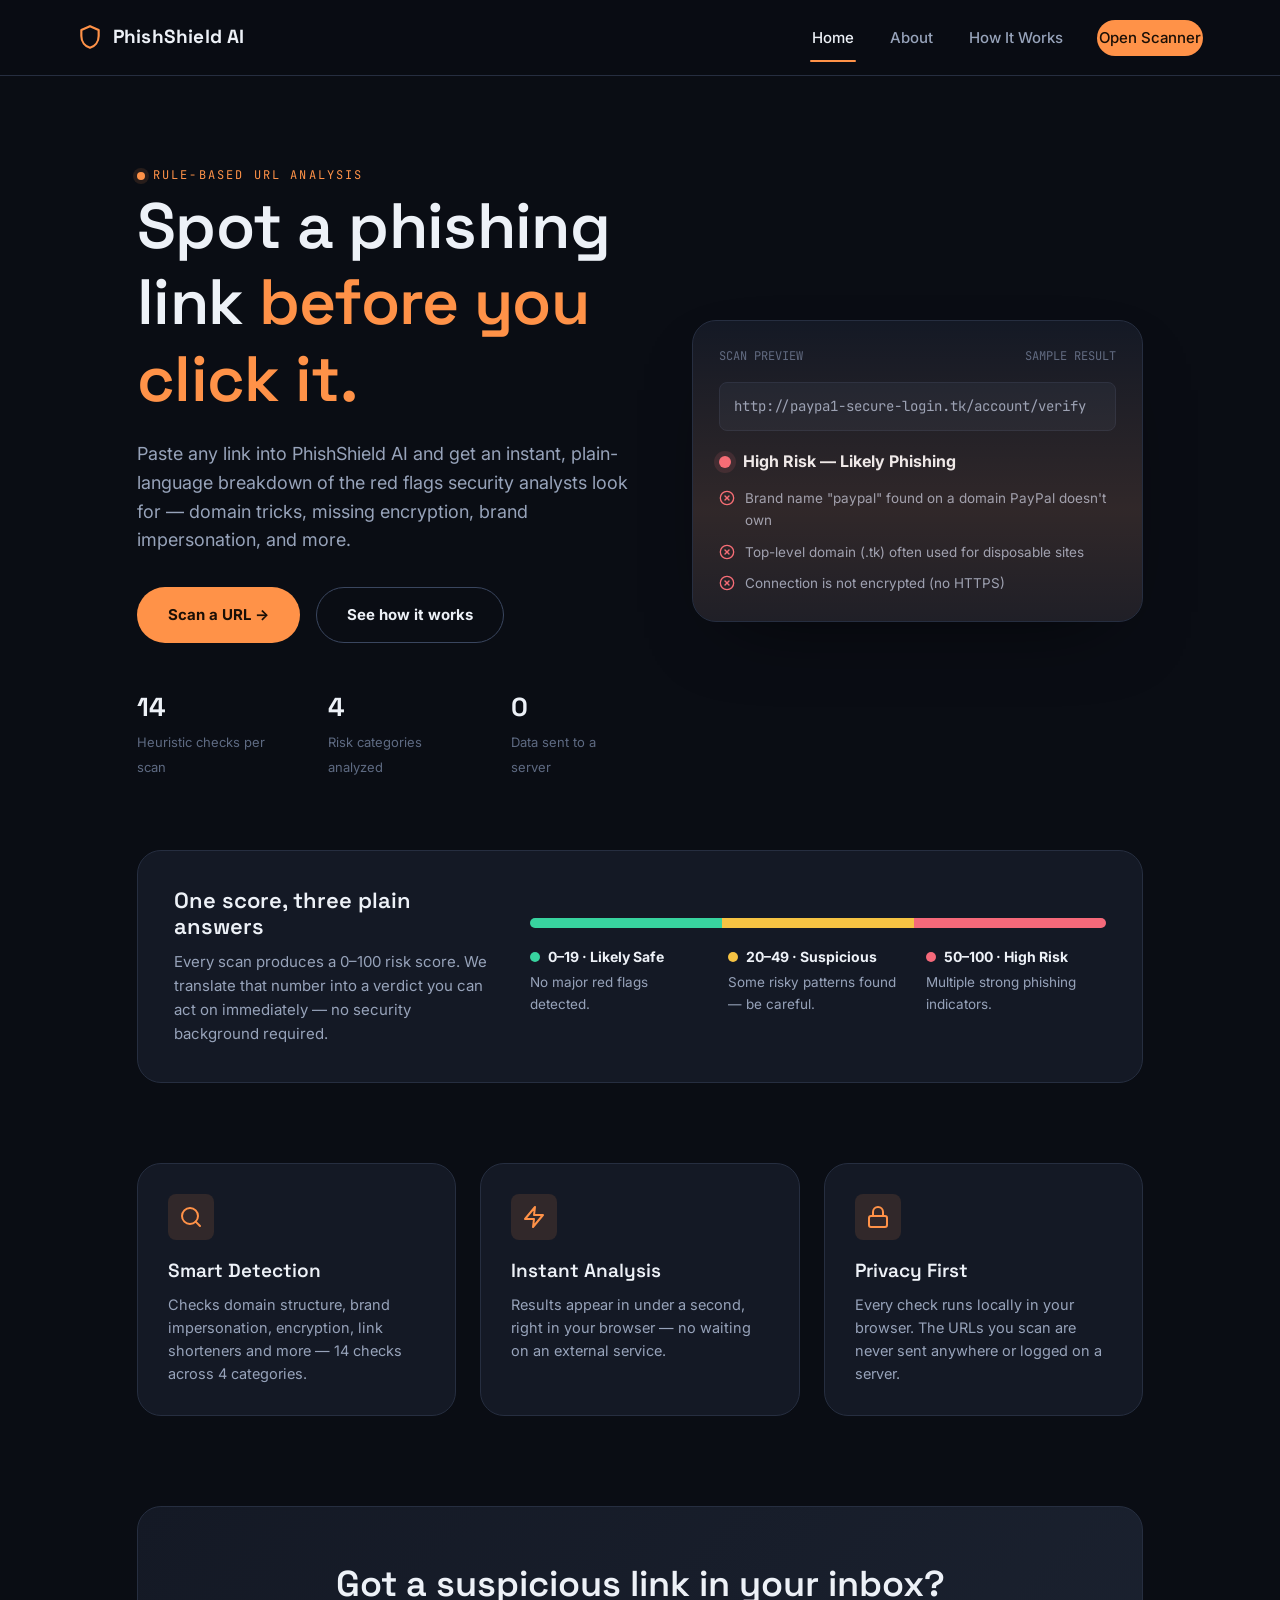
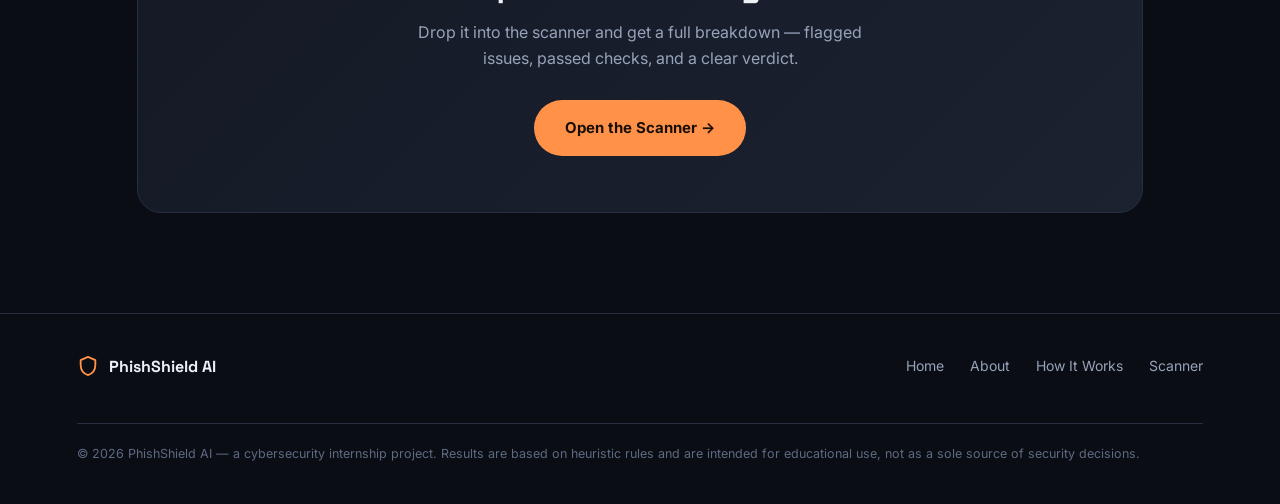
<file: index.html>
<!DOCTYPE html>
<html lang="en">
<head>
  <meta charset="UTF-8" />
  <meta name="viewport" content="width=device-width, initial-scale=1.0" />
  <title>PhishShield AI — URL Phishing Scanner</title>
  <meta name="description" content="PhishShield AI checks any link for common phishing red flags — IP-based domains, brand impersonation, missing HTTPS, link shorteners and more — and explains exactly why." />

  <meta property="og:title" content="PhishShield AI — URL Phishing Scanner" />
  <meta property="og:description" content="A transparent, rule-based scanner that checks URLs for phishing red flags and explains every result." />
  <meta property="og:type" content="website" />

  <link rel="icon" type="image/svg+xml" href="assets/icons/favicon.svg" />
  <link rel="preconnect" href="https://fonts.googleapis.com" />
  <link rel="preconnect" href="https://fonts.gstatic.com" crossorigin />
  <link href="https://fonts.googleapis.com/css2?family=Inter:wght@400;500;600;700&family=Space+Grotesk:wght@500;600;700&family=JetBrains+Mono:wght@400;500&display=swap" rel="stylesheet" />
  <link rel="stylesheet" href="assets/css/style.css" />
</head>
<body>

  <nav class="navbar">
    <a href="index.html" class="brand">
      <span class="brand-mark">
        <svg viewBox="0 0 24 24" fill="none" stroke="currentColor" stroke-width="2" stroke-linecap="round" stroke-linejoin="round">
          <path d="M12 2 20 5.5 V11 C20 16.5 16.5 20.5 12 22 7.5 20.5 4 16.5 4 11 V5.5 Z"/>
        </svg>
      </span>
      PhishShield AI
    </a>

    <div class="nav-links">
      <a href="index.html">Home</a>
      <a href="about.html">About</a>
      <a href="how.html">How It Works</a>
      <a href="scanner.html" class="nav-cta">Open Scanner</a>
    </div>

    <button class="nav-toggle" aria-label="Toggle navigation menu" aria-expanded="false">
      <svg viewBox="0 0 24 24" fill="none" stroke="currentColor" stroke-width="2" stroke-linecap="round" stroke-linejoin="round">
        <line x1="3" y1="6" x2="21" y2="6"/><line x1="3" y1="12" x2="21" y2="12"/><line x1="3" y1="18" x2="21" y2="18"/>
      </svg>
    </button>
  </nav>

  <section class="hero">
    <div class="hero-copy">
      <span class="eyebrow">Rule-based URL analysis</span>
      <h1>Spot a phishing link <span class="accent">before you click it.</span></h1>
      <p>
        Paste any link into PhishShield AI and get an instant, plain-language
        breakdown of the red flags security analysts look for — domain tricks,
        missing encryption, brand impersonation, and more.
      </p>

      <div class="hero-actions">
        <a href="scanner.html" class="btn btn-primary">Scan a URL →</a>
        <a href="how.html" class="btn btn-ghost">See how it works</a>
      </div>

      <div class="hero-stats">
        <div>
          <strong>14</strong>
          <span>Heuristic checks per scan</span>
        </div>
        <div>
          <strong>4</strong>
          <span>Risk categories analyzed</span>
        </div>
        <div>
          <strong>0</strong>
          <span>Data sent to a server</span>
        </div>
      </div>
    </div>

    <div class="scan-preview" aria-hidden="true">
      <div class="scan-preview-head">
        <span>SCAN PREVIEW</span>
        <span>SAMPLE RESULT</span>
      </div>
      <div class="scan-preview-url">http://paypa1-secure-login.tk/account/verify</div>
      <div class="scan-preview-result">
        <span class="dot"></span>
        High Risk — Likely Phishing
      </div>
      <ul class="scan-preview-list">
        <li>
          <svg viewBox="0 0 24 24" fill="none" stroke="currentColor" stroke-width="2" stroke-linecap="round" stroke-linejoin="round"><circle cx="12" cy="12" r="10"/><line x1="15" y1="9" x2="9" y2="15"/><line x1="9" y1="9" x2="15" y2="15"/></svg>
          Brand name "paypal" found on a domain PayPal doesn't own
        </li>
        <li>
          <svg viewBox="0 0 24 24" fill="none" stroke="currentColor" stroke-width="2" stroke-linecap="round" stroke-linejoin="round"><circle cx="12" cy="12" r="10"/><line x1="15" y1="9" x2="9" y2="15"/><line x1="9" y1="9" x2="15" y2="15"/></svg>
          Top-level domain (.tk) often used for disposable sites
        </li>
        <li>
          <svg viewBox="0 0 24 24" fill="none" stroke="currentColor" stroke-width="2" stroke-linecap="round" stroke-linejoin="round"><circle cx="12" cy="12" r="10"/><line x1="15" y1="9" x2="9" y2="15"/><line x1="9" y1="9" x2="15" y2="15"/></svg>
          Connection is not encrypted (no HTTPS)
        </li>
      </ul>
    </div>
  </section>

  <section class="scale-strip">
    <div class="scale-card">
      <div>
        <h3>One score, three plain answers</h3>
        <p>
          Every scan produces a 0–100 risk score. We translate that
          number into a verdict you can act on immediately —
          no security background required.
        </p>
      </div>

      <div>
        <div class="gauge">
          <span class="seg-safe"></span>
          <span class="seg-warn"></span>
          <span class="seg-danger"></span>
        </div>
        <ul class="gauge-legend">
          <li>
            <strong><span class="swatch swatch-safe"></span>0–19 · Likely Safe</strong>
            No major red flags detected.
          </li>
          <li>
            <strong><span class="swatch swatch-warn"></span>20–49 · Suspicious</strong>
            Some risky patterns found — be careful.
          </li>
          <li>
            <strong><span class="swatch swatch-danger"></span>50–100 · High Risk</strong>
            Multiple strong phishing indicators.
          </li>
        </ul>
      </div>
    </div>
  </section>

  <section class="features">
    <div class="feature-card">
      <div class="feature-icon">
        <svg viewBox="0 0 24 24" fill="none" stroke="currentColor" stroke-width="2" stroke-linecap="round" stroke-linejoin="round"><circle cx="11" cy="11" r="8"/><line x1="21" y1="21" x2="16.65" y2="16.65"/></svg>
      </div>
      <h3>Smart Detection</h3>
      <p>
        Checks domain structure, brand impersonation, encryption,
        link shorteners and more — 14 checks across 4 categories.
      </p>
    </div>

    <div class="feature-card">
      <div class="feature-icon">
        <svg viewBox="0 0 24 24" fill="none" stroke="currentColor" stroke-width="2" stroke-linecap="round" stroke-linejoin="round"><polygon points="13 2 3 14 12 14 11 22 21 10 12 10 13 2"/></svg>
      </div>
      <h3>Instant Analysis</h3>
      <p>
        Results appear in under a second, right in your browser —
        no waiting on an external service.
      </p>
    </div>

    <div class="feature-card">
      <div class="feature-icon">
        <svg viewBox="0 0 24 24" fill="none" stroke="currentColor" stroke-width="2" stroke-linecap="round" stroke-linejoin="round"><rect x="3" y="11" width="18" height="11" rx="2" ry="2"/><path d="M7 11V7a5 5 0 0 1 10 0v4"/></svg>
      </div>
      <h3>Privacy First</h3>
      <p>
        Every check runs locally in your browser. The URLs you scan
        are never sent anywhere or logged on a server.
      </p>
    </div>
  </section>

  <section class="cta-band">
    <div class="cta-card">
      <h2>Got a suspicious link in your inbox?</h2>
      <p>Drop it into the scanner and get a full breakdown — flagged issues, passed checks, and a clear verdict.</p>
      <a href="scanner.html" class="btn btn-primary">Open the Scanner →</a>
    </div>
  </section>

  <footer>
    <div class="footer-inner">
      <div class="footer-brand">
        <span class="brand-mark">
          <svg viewBox="0 0 24 24" fill="none" stroke="currentColor" stroke-width="2" stroke-linecap="round" stroke-linejoin="round">
            <path d="M12 2 20 5.5 V11 C20 16.5 16.5 20.5 12 22 7.5 20.5 4 16.5 4 11 V5.5 Z"/>
          </svg>
        </span>
        PhishShield AI
      </div>

      <div class="footer-links">
        <a href="index.html">Home</a>
        <a href="about.html">About</a>
        <a href="how.html">How It Works</a>
        <a href="scanner.html">Scanner</a>
      </div>

      <p class="footer-note">
        © <span class="js-year"></span> PhishShield AI — a cybersecurity internship project.
        Results are based on heuristic rules and are intended for educational use,
        not as a sole source of security decisions.
      </p>
    </div>
  </footer>

  <script src="assets/js/main.js" defer></script>
</body>
</html>
</file>
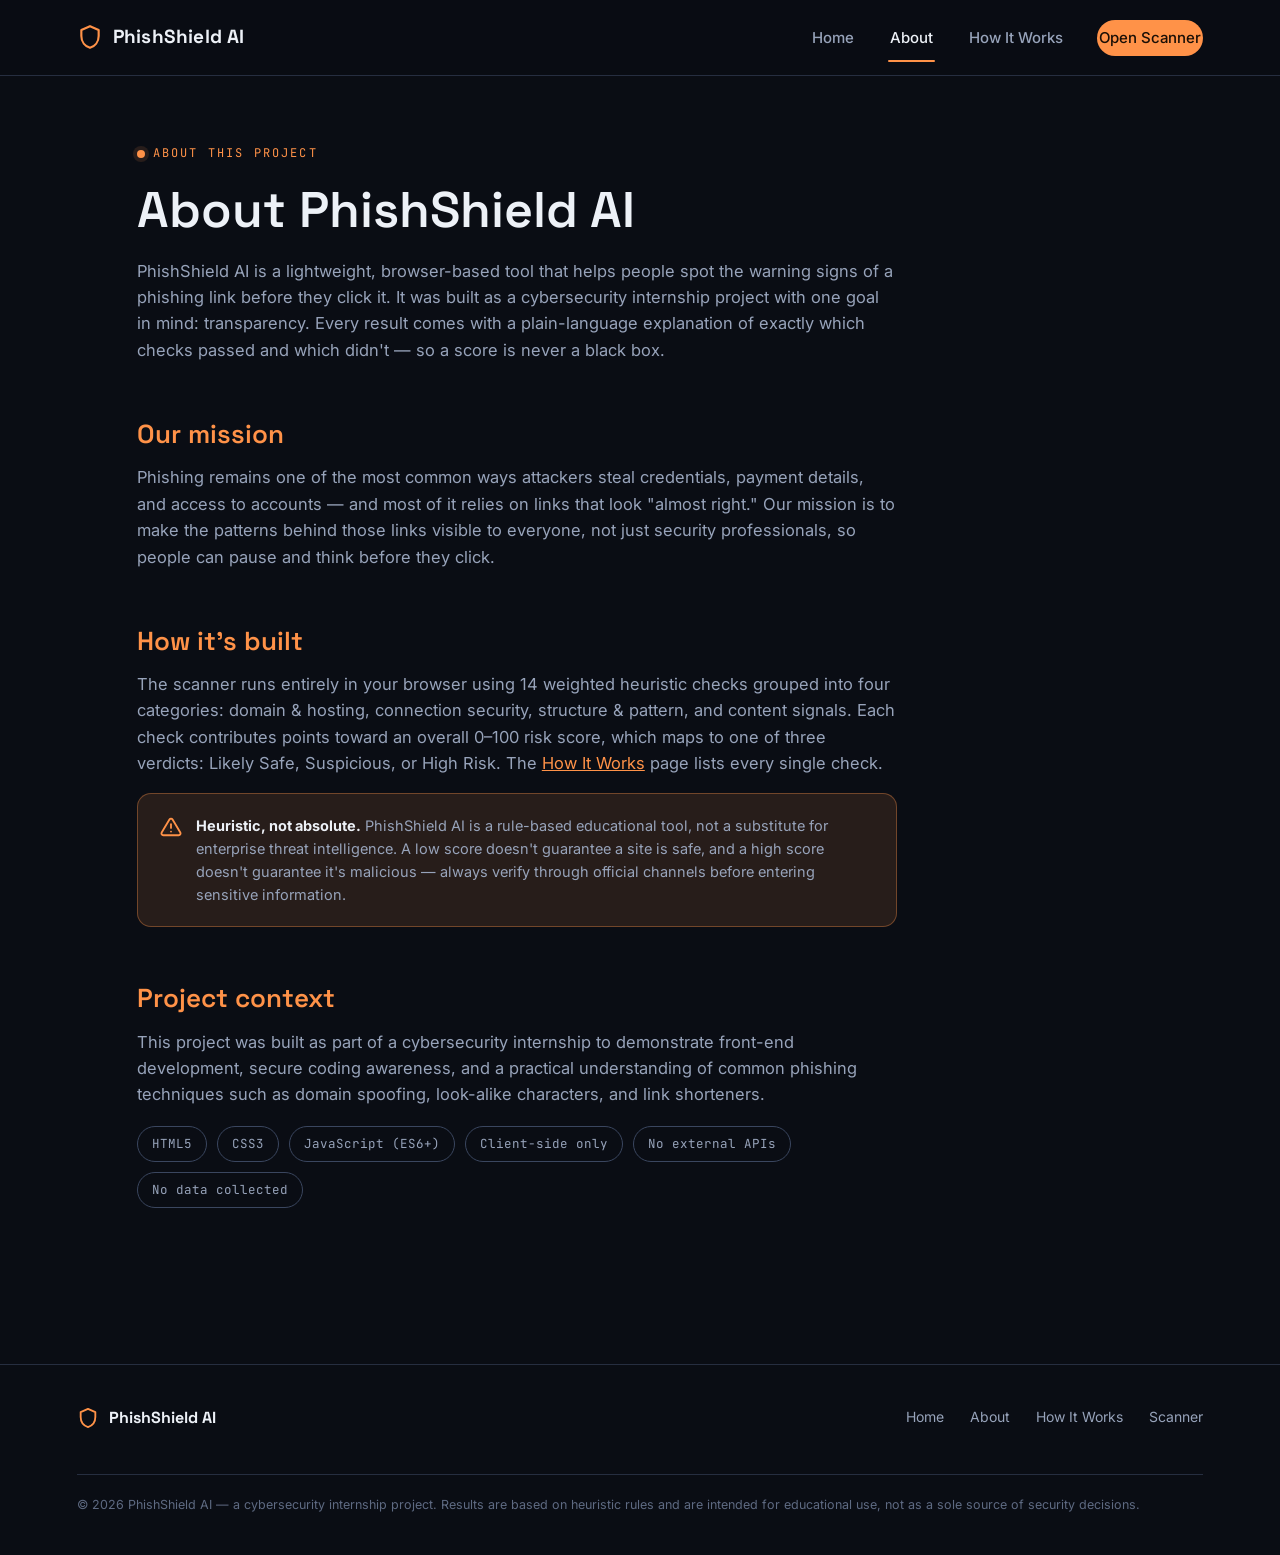
<file: about.html>
<!DOCTYPE html>
<html lang="en">
<head>
  <meta charset="UTF-8" />
  <meta name="viewport" content="width=device-width, initial-scale=1.0" />
  <title>About — PhishShield AI</title>
  <meta name="description" content="Learn what PhishShield AI is, how its rule-based phishing detection works, and the context behind this cybersecurity internship project." />

  <link rel="icon" type="image/svg+xml" href="assets/icons/favicon.svg" />
  <link rel="preconnect" href="https://fonts.googleapis.com" />
  <link rel="preconnect" href="https://fonts.gstatic.com" crossorigin />
  <link href="https://fonts.googleapis.com/css2?family=Inter:wght@400;500;600;700&family=Space+Grotesk:wght@500;600;700&family=JetBrains+Mono:wght@400;500&display=swap" rel="stylesheet" />
  <link rel="stylesheet" href="assets/css/style.css" />
</head>
<body>

  <nav class="navbar">
    <a href="index.html" class="brand">
      <span class="brand-mark">
        <svg viewBox="0 0 24 24" fill="none" stroke="currentColor" stroke-width="2" stroke-linecap="round" stroke-linejoin="round">
          <path d="M12 2 20 5.5 V11 C20 16.5 16.5 20.5 12 22 7.5 20.5 4 16.5 4 11 V5.5 Z"/>
        </svg>
      </span>
      PhishShield AI
    </a>

    <div class="nav-links">
      <a href="index.html">Home</a>
      <a href="about.html">About</a>
      <a href="how.html">How It Works</a>
      <a href="scanner.html" class="nav-cta">Open Scanner</a>
    </div>

    <button class="nav-toggle" aria-label="Toggle navigation menu" aria-expanded="false">
      <svg viewBox="0 0 24 24" fill="none" stroke="currentColor" stroke-width="2" stroke-linecap="round" stroke-linejoin="round">
        <line x1="3" y1="6" x2="21" y2="6"/><line x1="3" y1="12" x2="21" y2="12"/><line x1="3" y1="18" x2="21" y2="18"/>
      </svg>
    </button>
  </nav>

  <main class="page">
    <div class="content-block">
      <span class="eyebrow">About this project</span>
      <h1 style="margin-top:14px;">About PhishShield AI</h1>
      <p>
        PhishShield AI is a lightweight, browser-based tool that helps people
        spot the warning signs of a phishing link before they click it.
        It was built as a cybersecurity internship project with one goal in
        mind: transparency. Every result comes with a plain-language
        explanation of exactly which checks passed and which didn't —
        so a score is never a black box.
      </p>
    </div>

    <div class="content-block">
      <h2>Our mission</h2>
      <p>
        Phishing remains one of the most common ways attackers steal
        credentials, payment details, and access to accounts — and most of
        it relies on links that look "almost right." Our mission is to make
        the patterns behind those links visible to everyone, not just
        security professionals, so people can pause and think before
        they click.
      </p>
    </div>

    <div class="content-block">
      <h2>How it's built</h2>
      <p>
        The scanner runs entirely in your browser using 14 weighted
        heuristic checks grouped into four categories: domain &amp; hosting,
        connection security, structure &amp; pattern, and content signals.
        Each check contributes points toward an overall 0–100 risk score,
        which maps to one of three verdicts: Likely Safe, Suspicious, or
        High Risk. The <a href="how.html" style="color: var(--brand); text-decoration: underline;">How It Works</a>
        page lists every single check.
      </p>

      <div class="notice">
        <svg viewBox="0 0 24 24" fill="none" stroke="currentColor" stroke-width="2" stroke-linecap="round" stroke-linejoin="round"><path d="M10.29 3.86L1.82 18a2 2 0 0 0 1.71 3h16.94a2 2 0 0 0 1.71-3L13.71 3.86a2 2 0 0 0-3.42 0z"/><line x1="12" y1="9" x2="12" y2="13"/><line x1="12" y1="17" x2="12.01" y2="17"/></svg>
        <p>
          <strong>Heuristic, not absolute.</strong> PhishShield AI is a
          rule-based educational tool, not a substitute for enterprise
          threat intelligence. A low score doesn't guarantee a site is
          safe, and a high score doesn't guarantee it's malicious — always
          verify through official channels before entering sensitive
          information.
        </p>
      </div>
    </div>

    <div class="content-block">
      <h2>Project context</h2>
      <p>
        This project was built as part of a cybersecurity internship to
        demonstrate front-end development, secure coding awareness, and a
        practical understanding of common phishing techniques such as
        domain spoofing, look-alike characters, and link shorteners.
      </p>
      <div class="tag-row">
        <span class="tag">HTML5</span>
        <span class="tag">CSS3</span>
        <span class="tag">JavaScript (ES6+)</span>
        <span class="tag">Client-side only</span>
        <span class="tag">No external APIs</span>
        <span class="tag">No data collected</span>
      </div>
    </div>
  </main>

  <footer>
    <div class="footer-inner">
      <div class="footer-brand">
        <span class="brand-mark">
          <svg viewBox="0 0 24 24" fill="none" stroke="currentColor" stroke-width="2" stroke-linecap="round" stroke-linejoin="round">
            <path d="M12 2 20 5.5 V11 C20 16.5 16.5 20.5 12 22 7.5 20.5 4 16.5 4 11 V5.5 Z"/>
          </svg>
        </span>
        PhishShield AI
      </div>

      <div class="footer-links">
        <a href="index.html">Home</a>
        <a href="about.html">About</a>
        <a href="how.html">How It Works</a>
        <a href="scanner.html">Scanner</a>
      </div>

      <p class="footer-note">
        © <span class="js-year"></span> PhishShield AI — a cybersecurity internship project.
        Results are based on heuristic rules and are intended for educational use,
        not as a sole source of security decisions.
      </p>
    </div>
  </footer>

  <script src="assets/js/main.js" defer></script>
</body>
</html>
</file>
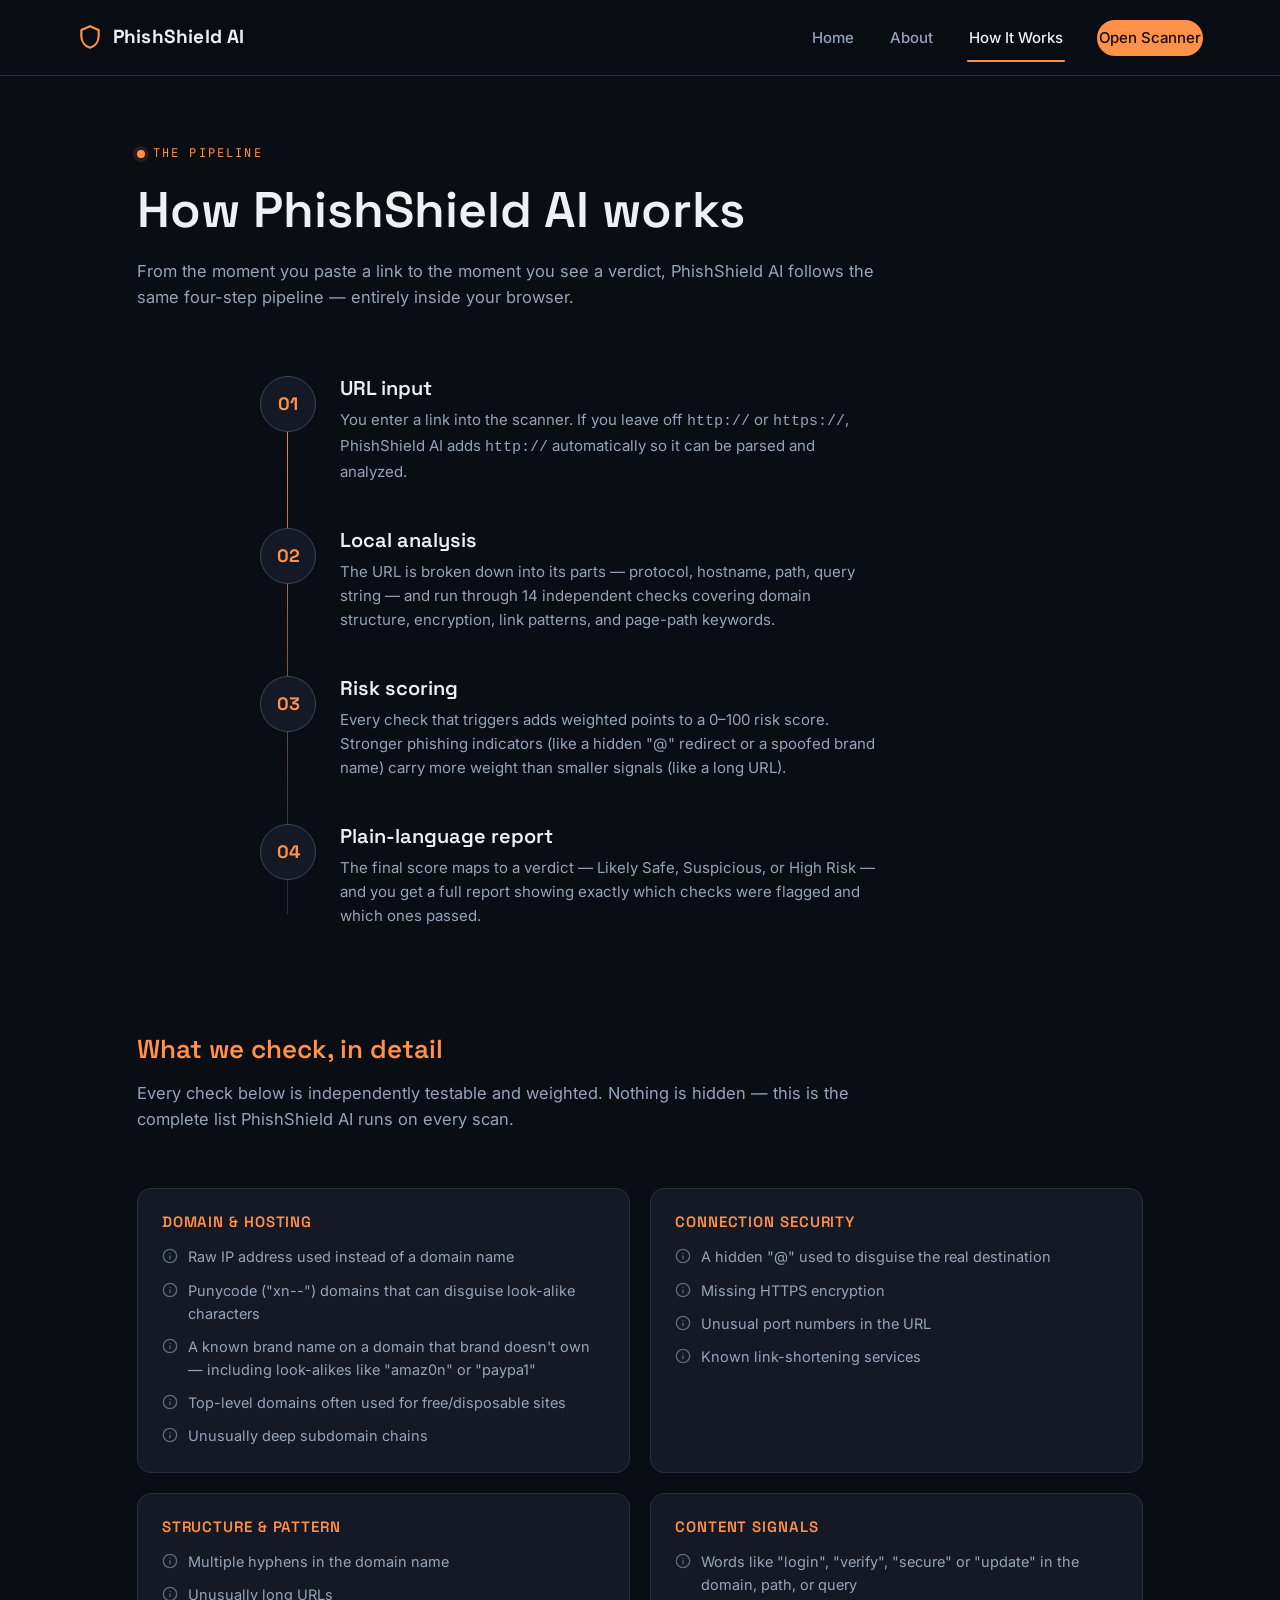
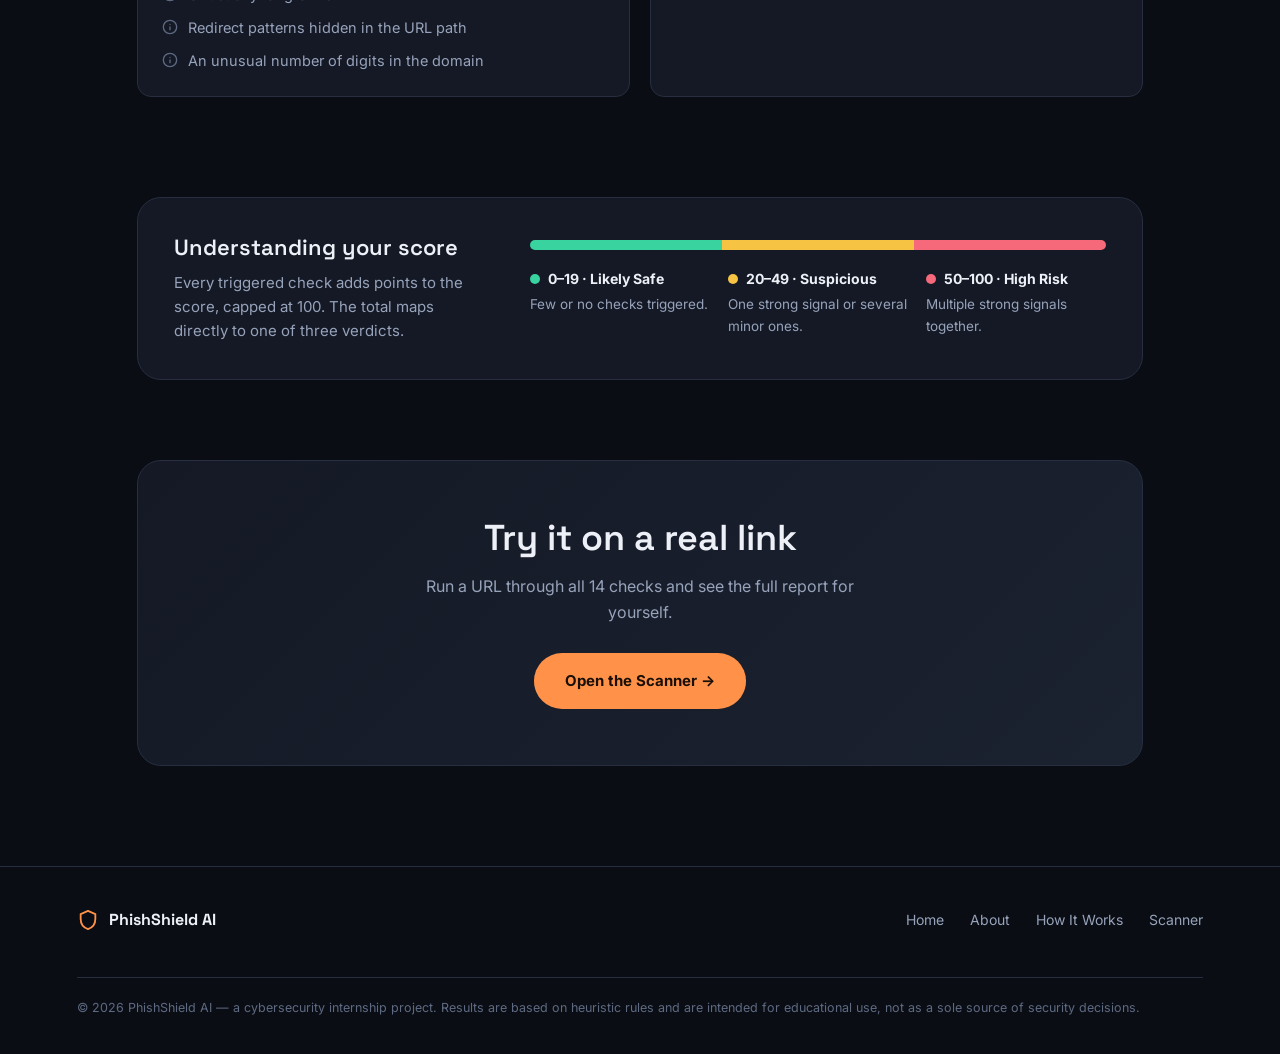
<file: how.html>
<!DOCTYPE html>
<html lang="en">
<head>
  <meta charset="UTF-8" />
  <meta name="viewport" content="width=device-width, initial-scale=1.0" />
  <title>How It Works — PhishShield AI</title>
  <meta name="description" content="A full breakdown of the 14 heuristic checks PhishShield AI runs on every URL, grouped into domain, connection, structure, and content signals." />

  <link rel="icon" type="image/svg+xml" href="assets/icons/favicon.svg" />
  <link rel="preconnect" href="https://fonts.googleapis.com" />
  <link rel="preconnect" href="https://fonts.gstatic.com" crossorigin />
  <link href="https://fonts.googleapis.com/css2?family=Inter:wght@400;500;600;700&family=Space+Grotesk:wght@500;600;700&family=JetBrains+Mono:wght@400;500&display=swap" rel="stylesheet" />
  <link rel="stylesheet" href="assets/css/style.css" />
</head>
<body>

  <nav class="navbar">
    <a href="index.html" class="brand">
      <span class="brand-mark">
        <svg viewBox="0 0 24 24" fill="none" stroke="currentColor" stroke-width="2" stroke-linecap="round" stroke-linejoin="round">
          <path d="M12 2 20 5.5 V11 C20 16.5 16.5 20.5 12 22 7.5 20.5 4 16.5 4 11 V5.5 Z"/>
        </svg>
      </span>
      PhishShield AI
    </a>

    <div class="nav-links">
      <a href="index.html">Home</a>
      <a href="about.html">About</a>
      <a href="how.html">How It Works</a>
      <a href="scanner.html" class="nav-cta">Open Scanner</a>
    </div>

    <button class="nav-toggle" aria-label="Toggle navigation menu" aria-expanded="false">
      <svg viewBox="0 0 24 24" fill="none" stroke="currentColor" stroke-width="2" stroke-linecap="round" stroke-linejoin="round">
        <line x1="3" y1="6" x2="21" y2="6"/><line x1="3" y1="12" x2="21" y2="12"/><line x1="3" y1="18" x2="21" y2="18"/>
      </svg>
    </button>
  </nav>

  <main class="page">
    <div class="content-block">
      <span class="eyebrow">The pipeline</span>
      <h1 style="margin-top:14px;">How PhishShield AI works</h1>
      <p>
        From the moment you paste a link to the moment you see a verdict,
        PhishShield AI follows the same four-step pipeline — entirely inside
        your browser.
      </p>
    </div>

    <div class="steps">
      <div class="step">
        <div class="step-num">01</div>
        <div class="step-body">
          <h3>URL input</h3>
          <p>
            You enter a link into the scanner. If you leave off
            <code>http://</code> or <code>https://</code>, PhishShield AI
            adds <code>http://</code> automatically so it can be parsed
            and analyzed.
          </p>
        </div>
      </div>

      <div class="step">
        <div class="step-num">02</div>
        <div class="step-body">
          <h3>Local analysis</h3>
          <p>
            The URL is broken down into its parts — protocol, hostname,
            path, query string — and run through 14 independent checks
            covering domain structure, encryption, link patterns, and
            page-path keywords.
          </p>
        </div>
      </div>

      <div class="step">
        <div class="step-num">03</div>
        <div class="step-body">
          <h3>Risk scoring</h3>
          <p>
            Every check that triggers adds weighted points to a 0–100
            risk score. Stronger phishing indicators (like a hidden
            "@" redirect or a spoofed brand name) carry more weight than
            smaller signals (like a long URL).
          </p>
        </div>
      </div>

      <div class="step">
        <div class="step-num">04</div>
        <div class="step-body">
          <h3>Plain-language report</h3>
          <p>
            The final score maps to a verdict — Likely Safe, Suspicious, or
            High Risk — and you get a full report showing exactly which
            checks were flagged and which ones passed.
          </p>
        </div>
      </div>
    </div>
  </main>

  <section class="page" style="padding-top: 0;">
    <div class="content-block">
      <h2>What we check, in detail</h2>
      <p>
        Every check below is independently testable and weighted. Nothing
        is hidden — this is the complete list PhishShield AI runs on
        every scan.
      </p>
    </div>

    <div class="check-grid">
      <div class="check-card">
        <h4>Domain &amp; Hosting</h4>
        <ul>
          <li><svg viewBox="0 0 24 24" fill="none" stroke="currentColor" stroke-width="2" stroke-linecap="round" stroke-linejoin="round"><circle cx="12" cy="12" r="10"/><line x1="12" y1="16" x2="12" y2="12"/><line x1="12" y1="8" x2="12.01" y2="8"/></svg> Raw IP address used instead of a domain name</li>
          <li><svg viewBox="0 0 24 24" fill="none" stroke="currentColor" stroke-width="2" stroke-linecap="round" stroke-linejoin="round"><circle cx="12" cy="12" r="10"/><line x1="12" y1="16" x2="12" y2="12"/><line x1="12" y1="8" x2="12.01" y2="8"/></svg> Punycode ("xn--") domains that can disguise look-alike characters</li>
          <li><svg viewBox="0 0 24 24" fill="none" stroke="currentColor" stroke-width="2" stroke-linecap="round" stroke-linejoin="round"><circle cx="12" cy="12" r="10"/><line x1="12" y1="16" x2="12" y2="12"/><line x1="12" y1="8" x2="12.01" y2="8"/></svg> A known brand name on a domain that brand doesn't own — including look-alikes like "amaz0n" or "paypa1"</li>
          <li><svg viewBox="0 0 24 24" fill="none" stroke="currentColor" stroke-width="2" stroke-linecap="round" stroke-linejoin="round"><circle cx="12" cy="12" r="10"/><line x1="12" y1="16" x2="12" y2="12"/><line x1="12" y1="8" x2="12.01" y2="8"/></svg> Top-level domains often used for free/disposable sites</li>
          <li><svg viewBox="0 0 24 24" fill="none" stroke="currentColor" stroke-width="2" stroke-linecap="round" stroke-linejoin="round"><circle cx="12" cy="12" r="10"/><line x1="12" y1="16" x2="12" y2="12"/><line x1="12" y1="8" x2="12.01" y2="8"/></svg> Unusually deep subdomain chains</li>
        </ul>
      </div>

      <div class="check-card">
        <h4>Connection Security</h4>
        <ul>
          <li><svg viewBox="0 0 24 24" fill="none" stroke="currentColor" stroke-width="2" stroke-linecap="round" stroke-linejoin="round"><circle cx="12" cy="12" r="10"/><line x1="12" y1="16" x2="12" y2="12"/><line x1="12" y1="8" x2="12.01" y2="8"/></svg> A hidden "@" used to disguise the real destination</li>
          <li><svg viewBox="0 0 24 24" fill="none" stroke="currentColor" stroke-width="2" stroke-linecap="round" stroke-linejoin="round"><circle cx="12" cy="12" r="10"/><line x1="12" y1="16" x2="12" y2="12"/><line x1="12" y1="8" x2="12.01" y2="8"/></svg> Missing HTTPS encryption</li>
          <li><svg viewBox="0 0 24 24" fill="none" stroke="currentColor" stroke-width="2" stroke-linecap="round" stroke-linejoin="round"><circle cx="12" cy="12" r="10"/><line x1="12" y1="16" x2="12" y2="12"/><line x1="12" y1="8" x2="12.01" y2="8"/></svg> Unusual port numbers in the URL</li>
          <li><svg viewBox="0 0 24 24" fill="none" stroke="currentColor" stroke-width="2" stroke-linecap="round" stroke-linejoin="round"><circle cx="12" cy="12" r="10"/><line x1="12" y1="16" x2="12" y2="12"/><line x1="12" y1="8" x2="12.01" y2="8"/></svg> Known link-shortening services</li>
        </ul>
      </div>

      <div class="check-card">
        <h4>Structure &amp; Pattern</h4>
        <ul>
          <li><svg viewBox="0 0 24 24" fill="none" stroke="currentColor" stroke-width="2" stroke-linecap="round" stroke-linejoin="round"><circle cx="12" cy="12" r="10"/><line x1="12" y1="16" x2="12" y2="12"/><line x1="12" y1="8" x2="12.01" y2="8"/></svg> Multiple hyphens in the domain name</li>
          <li><svg viewBox="0 0 24 24" fill="none" stroke="currentColor" stroke-width="2" stroke-linecap="round" stroke-linejoin="round"><circle cx="12" cy="12" r="10"/><line x1="12" y1="16" x2="12" y2="12"/><line x1="12" y1="8" x2="12.01" y2="8"/></svg> Unusually long URLs</li>
          <li><svg viewBox="0 0 24 24" fill="none" stroke="currentColor" stroke-width="2" stroke-linecap="round" stroke-linejoin="round"><circle cx="12" cy="12" r="10"/><line x1="12" y1="16" x2="12" y2="12"/><line x1="12" y1="8" x2="12.01" y2="8"/></svg> Redirect patterns hidden in the URL path</li>
          <li><svg viewBox="0 0 24 24" fill="none" stroke="currentColor" stroke-width="2" stroke-linecap="round" stroke-linejoin="round"><circle cx="12" cy="12" r="10"/><line x1="12" y1="16" x2="12" y2="12"/><line x1="12" y1="8" x2="12.01" y2="8"/></svg> An unusual number of digits in the domain</li>
        </ul>
      </div>

      <div class="check-card">
        <h4>Content Signals</h4>
        <ul>
          <li><svg viewBox="0 0 24 24" fill="none" stroke="currentColor" stroke-width="2" stroke-linecap="round" stroke-linejoin="round"><circle cx="12" cy="12" r="10"/><line x1="12" y1="16" x2="12" y2="12"/><line x1="12" y1="8" x2="12.01" y2="8"/></svg> Words like "login", "verify", "secure" or "update" in the domain, path, or query</li>
        </ul>
      </div>
    </div>
  </section>

  <section class="scale-strip">
    <div class="scale-card">
      <div>
        <h3>Understanding your score</h3>
        <p>
          Every triggered check adds points to the score, capped at 100.
          The total maps directly to one of three verdicts.
        </p>
      </div>

      <div>
        <div class="gauge">
          <span class="seg-safe"></span>
          <span class="seg-warn"></span>
          <span class="seg-danger"></span>
        </div>
        <ul class="gauge-legend">
          <li>
            <strong><span class="swatch swatch-safe"></span>0–19 · Likely Safe</strong>
            Few or no checks triggered.
          </li>
          <li>
            <strong><span class="swatch swatch-warn"></span>20–49 · Suspicious</strong>
            One strong signal or several minor ones.
          </li>
          <li>
            <strong><span class="swatch swatch-danger"></span>50–100 · High Risk</strong>
            Multiple strong signals together.
          </li>
        </ul>
      </div>
    </div>
  </section>

  <section class="cta-band" style="padding-top:0;">
    <div class="cta-card">
      <h2>Try it on a real link</h2>
      <p>Run a URL through all 14 checks and see the full report for yourself.</p>
      <a href="scanner.html" class="btn btn-primary">Open the Scanner →</a>
    </div>
  </section>

  <footer>
    <div class="footer-inner">
      <div class="footer-brand">
        <span class="brand-mark">
          <svg viewBox="0 0 24 24" fill="none" stroke="currentColor" stroke-width="2" stroke-linecap="round" stroke-linejoin="round">
            <path d="M12 2 20 5.5 V11 C20 16.5 16.5 20.5 12 22 7.5 20.5 4 16.5 4 11 V5.5 Z"/>
          </svg>
        </span>
        PhishShield AI
      </div>

      <div class="footer-links">
        <a href="index.html">Home</a>
        <a href="about.html">About</a>
        <a href="how.html">How It Works</a>
        <a href="scanner.html">Scanner</a>
      </div>

      <p class="footer-note">
        © <span class="js-year"></span> PhishShield AI — a cybersecurity internship project.
        Results are based on heuristic rules and are intended for educational use,
        not as a sole source of security decisions.
      </p>
    </div>
  </footer>

  <script src="assets/js/main.js" defer></script>
</body>
</html>
</file>
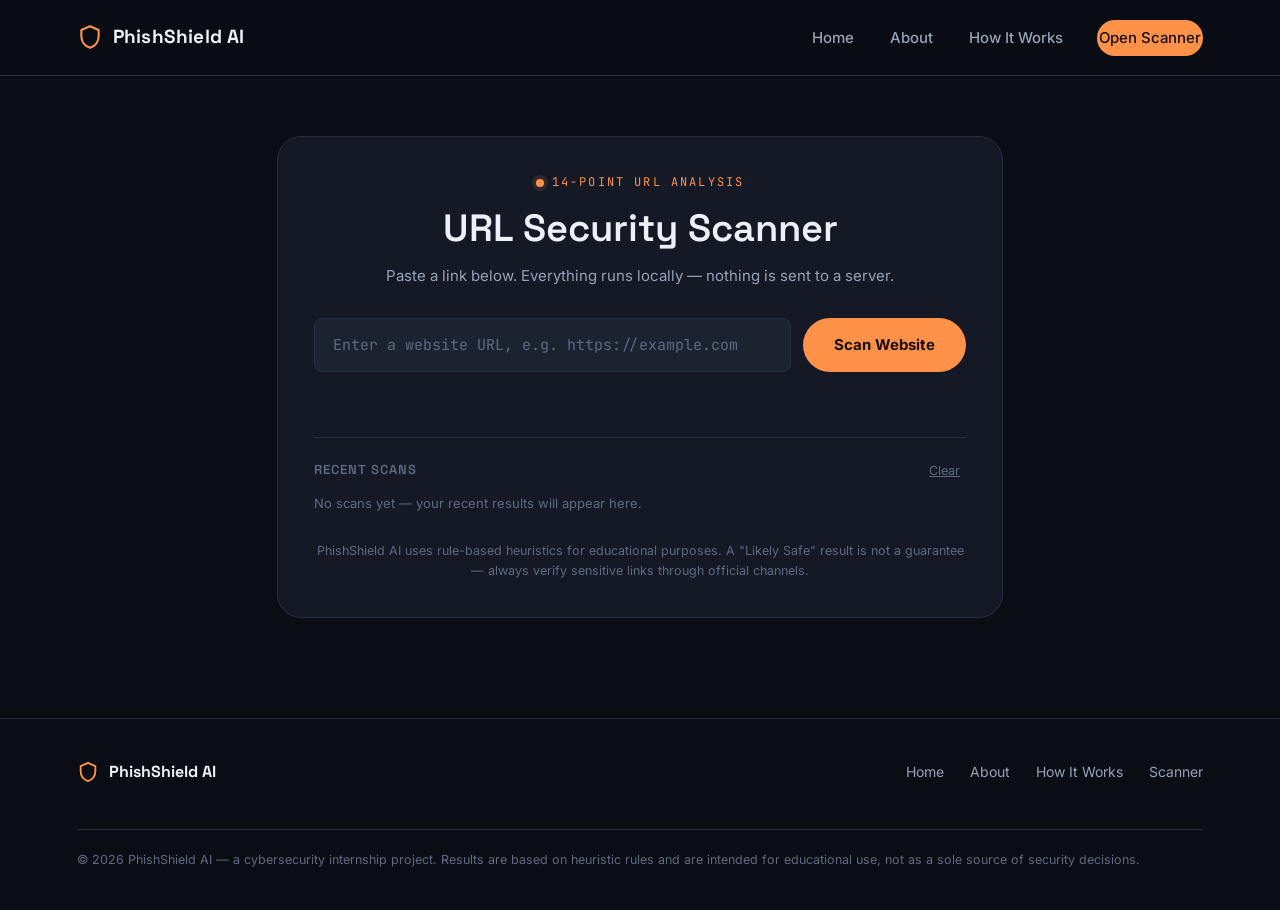
<file: scanner.html>
<!DOCTYPE html>
<html lang="en">
<head>
  <meta charset="UTF-8" />
  <meta name="viewport" content="width=device-width, initial-scale=1.0" />
  <title>Scanner — PhishShield AI</title>
  <meta name="description" content="Scan a URL for phishing red flags. PhishShield AI runs 14 heuristic checks locally in your browser and explains every result." />

  <link rel="icon" type="image/svg+xml" href="assets/icons/favicon.svg" />
  <link rel="preconnect" href="https://fonts.googleapis.com" />
  <link rel="preconnect" href="https://fonts.gstatic.com" crossorigin />
  <link href="https://fonts.googleapis.com/css2?family=Inter:wght@400;500;600;700&family=Space+Grotesk:wght@500;600;700&family=JetBrains+Mono:wght@400;500&display=swap" rel="stylesheet" />
  <link rel="stylesheet" href="assets/css/style.css" />
</head>
<body>

  <nav class="navbar">
    <a href="index.html" class="brand">
      <span class="brand-mark">
        <svg viewBox="0 0 24 24" fill="none" stroke="currentColor" stroke-width="2" stroke-linecap="round" stroke-linejoin="round">
          <path d="M12 2 20 5.5 V11 C20 16.5 16.5 20.5 12 22 7.5 20.5 4 16.5 4 11 V5.5 Z"/>
        </svg>
      </span>
      PhishShield AI
    </a>

    <div class="nav-links">
      <a href="index.html">Home</a>
      <a href="about.html">About</a>
      <a href="how.html">How It Works</a>
      <a href="scanner.html" class="nav-cta">Open Scanner</a>
    </div>

    <button class="nav-toggle" aria-label="Toggle navigation menu" aria-expanded="false">
      <svg viewBox="0 0 24 24" fill="none" stroke="currentColor" stroke-width="2" stroke-linecap="round" stroke-linejoin="round">
        <line x1="3" y1="6" x2="21" y2="6"/><line x1="3" y1="12" x2="21" y2="12"/><line x1="3" y1="18" x2="21" y2="18"/>
      </svg>
    </button>
  </nav>

  <main class="scanner-shell">
    <div class="scanner-card">
      <span class="eyebrow" style="display:flex; justify-content:center; margin-bottom: 14px;">14-point URL analysis</span>
      <h1>URL Security Scanner</h1>
      <p class="lead">Paste a link below. Everything runs locally — nothing is sent to a server.</p>

      <form id="scan-form" class="scan-form" novalidate>
        <label for="url-input" class="sr-only" style="position:absolute; left:-9999px;">Website URL</label>
        <input
          type="text"
          id="url-input"
          name="url"
          placeholder="Enter a website URL, e.g. https://example.com"
          autocomplete="off"
          spellcheck="false"
        />
        <button type="submit" class="btn btn-primary" id="scan-submit">Scan Website</button>
      </form>
      <div class="scan-form-error" id="scan-error" role="alert"></div>

      <div class="result" id="result" hidden>
        <div class="result-status">
          <span class="pill" id="result-pill">
            <span id="result-icon"></span>
            <span id="result-label"></span>
          </span>
        </div>
        <div class="result-target" id="result-target"></div>

        <div class="result-gauge-track">
          <div class="result-gauge-fill" id="gauge-fill"></div>
        </div>
        <div class="result-score-label" id="score-label"></div>

        <p id="verdict-description" style="color: var(--text-dim); font-size: 14.5px; margin-bottom: 24px;"></p>

        <div class="report-grid">
          <div class="report-col">
            <h4>Flagged Issues</h4>
            <ul id="flagged-list"></ul>
          </div>
          <div class="report-col">
            <h4>Checks Passed</h4>
            <ul id="passed-list"></ul>
          </div>
        </div>
      </div>

      <div class="history">
        <div class="history-head">
          <h4>Recent Scans</h4>
          <button type="button" class="history-clear" id="clear-history">Clear</button>
        </div>
        <ul class="history-list" id="history-list"></ul>
        <p class="history-empty" id="history-empty">No scans yet — your recent results will appear here.</p>
      </div>

      <p class="scanner-disclaimer">
        PhishShield AI uses rule-based heuristics for educational purposes.
        A "Likely Safe" result is not a guarantee — always verify sensitive
        links through official channels.
      </p>
    </div>
  </main>

  <footer>
    <div class="footer-inner">
      <div class="footer-brand">
        <span class="brand-mark">
          <svg viewBox="0 0 24 24" fill="none" stroke="currentColor" stroke-width="2" stroke-linecap="round" stroke-linejoin="round">
            <path d="M12 2 20 5.5 V11 C20 16.5 16.5 20.5 12 22 7.5 20.5 4 16.5 4 11 V5.5 Z"/>
          </svg>
        </span>
        PhishShield AI
      </div>

      <div class="footer-links">
        <a href="index.html">Home</a>
        <a href="about.html">About</a>
        <a href="how.html">How It Works</a>
        <a href="scanner.html">Scanner</a>
      </div>

      <p class="footer-note">
        © <span class="js-year"></span> PhishShield AI — a cybersecurity internship project.
        Results are based on heuristic rules and are intended for educational use,
        not as a sole source of security decisions.
      </p>
    </div>
  </footer>

  <script src="assets/js/main.js" defer></script>
  <script src="assets/js/scanner.js" defer></script>
</body>
</html>
</file>
<file: assets/css/style.css>
/* =========================================================
   PhishShield AI — Design System
   A single shared stylesheet for every page so the scanner,
   home, about and how-it-works pages always stay in sync.
   ========================================================= */

/* ---------- Design tokens ---------- */
:root{
  /* Surfaces */
  --bg:        #0a0d14;
  --bg-soft:   #0d1119;
  --surface:   #141925;
  --surface-2: #1b2230;
  --border:    #262e40;
  --border-strong: #3a465f;

  /* Text */
  --text:      #edf1f7;
  --text-dim:  #97a3ba;
  --text-faint:#5e6a82;

  /* Brand + signal colors
     amber = brand / "scanning" signal
     green / yellow / red = the risk scale used by the scanner */
  --brand:      #ff9248;
  --brand-soft: rgba(255, 146, 72, 0.12);
  --safe:       #38d39f;
  --safe-soft:  rgba(56, 211, 159, 0.12);
  --warn:       #f6c343;
  --warn-soft:  rgba(246, 195, 67, 0.12);
  --danger:     #f5697a;
  --danger-soft:rgba(245, 105, 122, 0.12);

  /* Type */
  --font-display: "Space Grotesk", "Segoe UI", sans-serif;
  --font-body:    "Inter", "Segoe UI", sans-serif;
  --font-mono:    "JetBrains Mono", "Consolas", monospace;

  /* Shape & layout */
  --radius-sm: 8px;
  --radius-md: 14px;
  --radius-lg: 24px;
  --container: 1160px;
  --nav-h: 76px;
}

/* ---------- Reset ---------- */
*, *::before, *::after{
  box-sizing: border-box;
}

html{
  scroll-behavior: smooth;
}

body{
  margin: 0;
  min-height: 100vh;
  background: var(--bg);
  color: var(--text);
  font-family: var(--font-body);
  line-height: 1.6;
  -webkit-font-smoothing: antialiased;
  overflow-x: hidden;
}

img, svg{ display:block; max-width: 100%; }

a{ color: inherit; }

h1, h2, h3, h4{
  font-family: var(--font-display);
  font-weight: 600;
  line-height: 1.2;
  margin: 0;
}

p{ margin: 0; }

ul{ margin: 0; padding: 0; }

button, input{
  font-family: var(--font-body);
}

/* Visible focus state for keyboard users */
a:focus-visible,
button:focus-visible,
input:focus-visible{
  outline: 2px solid var(--brand);
  outline-offset: 3px;
  border-radius: var(--radius-sm);
}

@media (prefers-reduced-motion: reduce){
  *{
    animation-duration: 0.001ms !important;
    animation-iteration-count: 1 !important;
    transition-duration: 0.001ms !important;
    scroll-behavior: auto !important;
  }
}

/* ---------- Layout helpers ---------- */
.container{
  width: 100%;
  max-width: var(--container);
  margin: 0 auto;
  padding: 0 6%;
}

.page{
  padding: 64px 6% 100px;
  max-width: var(--container);
  margin: 0 auto;
}

.eyebrow{
  display: inline-flex;
  align-items: center;
  gap: 8px;
  font-family: var(--font-mono);
  font-size: 12px;
  letter-spacing: 0.18em;
  text-transform: uppercase;
  color: var(--brand);
}

.eyebrow::before{
  content: "";
  width: 8px;
  height: 8px;
  border-radius: 50%;
  background: var(--brand);
  box-shadow: 0 0 0 4px var(--brand-soft);
}

/* ---------- Navigation ---------- */
.navbar{
  position: sticky;
  top: 0;
  z-index: 100;
  display: flex;
  align-items: center;
  justify-content: space-between;
  height: var(--nav-h);
  padding: 0 6%;
  background: rgba(10, 13, 20, 0.78);
  backdrop-filter: blur(14px);
  border-bottom: 1px solid var(--border);
}

.brand{
  display: flex;
  align-items: center;
  gap: 10px;
  text-decoration: none;
  font-family: var(--font-display);
  font-size: 19px;
  font-weight: 700;
  color: var(--text);
  letter-spacing: 0.01em;
}

.brand .brand-mark{
  color: var(--brand);
}

.brand-mark svg{ width: 26px; height: 26px; }

.nav-links{
  display: flex;
  align-items: center;
  gap: 32px;
}

.nav-links a{
  position: relative;
  text-decoration: none;
  font-size: 15px;
  color: var(--text-dim);
  font-weight: 500;
  padding: 6px 2px;
  transition: color 0.2s ease;
}

.nav-links a:hover{
  color: var(--text);
}

.nav-links a.active{
  color: var(--text);
}

.nav-links a.active::after{
  content: "";
  position: absolute;
  left: 0;
  right: 0;
  bottom: -6px;
  height: 2px;
  background: var(--brand);
  border-radius: 2px;
}

.nav-links a.nav-cta.active::after{
  display: none;
}

.nav-cta{
  background: var(--brand);
  color: #1a0f06 !important;
  padding: 10px 20px;
  border-radius: 999px;
  font-weight: 700;
  font-size: 14px;
}

.nav-cta:hover{
  filter: brightness(1.08);
}

.nav-toggle{
  display: none;
  background: none;
  border: 1px solid var(--border);
  color: var(--text);
  border-radius: var(--radius-sm);
  padding: 8px;
  cursor: pointer;
}

.nav-toggle svg{ width: 20px; height: 20px; }

/* ---------- Buttons ---------- */
.btn{
  display: inline-flex;
  align-items: center;
  justify-content: center;
  gap: 10px;
  padding: 15px 30px;
  border-radius: 999px;
  font-weight: 700;
  font-size: 15px;
  text-decoration: none;
  border: 1px solid transparent;
  cursor: pointer;
  transition: transform 0.18s ease, box-shadow 0.18s ease, filter 0.18s ease, background 0.18s ease;
}

.btn-primary{
  background: var(--brand);
  color: #1a0f06;
}

.btn-primary:hover{
  box-shadow: 0 0 0 6px var(--brand-soft);
  transform: translateY(-2px);
}

.btn-ghost{
  background: transparent;
  border-color: var(--border-strong);
  color: var(--text);
}

.btn-ghost:hover{
  border-color: var(--brand);
  color: var(--brand);
}

.btn-block{
  width: 100%;
}

.btn[disabled]{
  opacity: 0.6;
  cursor: progress;
  transform: none !important;
}

/* ---------- Hero ---------- */
.hero{
  position: relative;
  padding: 86px 6% 70px;
  max-width: var(--container);
  margin: 0 auto;
  display: grid;
  grid-template-columns: 1.05fr 0.95fr;
  gap: 56px;
  align-items: center;
}

.hero-copy h1{
  font-size: clamp(38px, 5.4vw, 64px);
  letter-spacing: -0.01em;
}

.hero-copy h1 .accent{
  color: var(--brand);
}

.hero-copy p{
  max-width: 520px;
  font-size: 18px;
  color: var(--text-dim);
  margin: 22px 0 32px;
}

.hero-actions{
  display: flex;
  flex-wrap: wrap;
  gap: 16px;
}

.hero-stats{
  display: flex;
  gap: 36px;
  margin-top: 44px;
}

.hero-stats div strong{
  display: block;
  font-family: var(--font-display);
  font-size: 26px;
  color: var(--text);
}

.hero-stats div span{
  font-size: 13px;
  color: var(--text-faint);
}

/* --- Hero scan preview card (signature element) --- */
.scan-preview{
  position: relative;
  background: var(--surface);
  border: 1px solid var(--border);
  border-radius: var(--radius-lg);
  padding: 26px;
  overflow: hidden;
  box-shadow: 0 30px 80px -40px rgba(0,0,0,0.7);
}

.scan-preview::before{
  content: "";
  position: absolute;
  inset: 0;
  background: linear-gradient(180deg, transparent 0%, var(--brand-soft) 45%, transparent 90%);
  height: 140%;
  animation: scanSweep 5s ease-in-out infinite;
  pointer-events: none;
}

@keyframes scanSweep{
  0%   { transform: translateY(-60%); }
  50%  { transform: translateY(40%); }
  100% { transform: translateY(-60%); }
}

.scan-preview-head{
  display: flex;
  align-items: center;
  justify-content: space-between;
  font-family: var(--font-mono);
  font-size: 12px;
  color: var(--text-faint);
  margin-bottom: 16px;
}

.scan-preview-url{
  font-family: var(--font-mono);
  font-size: 14px;
  background: var(--surface-2);
  border: 1px solid var(--border);
  border-radius: var(--radius-sm);
  padding: 12px 14px;
  color: var(--text-dim);
  word-break: break-all;
  margin-bottom: 18px;
}

.scan-preview-result{
  display: flex;
  align-items: center;
  gap: 12px;
  font-weight: 700;
  margin-bottom: 14px;
}

.scan-preview-result .dot{
  width: 12px; height: 12px; border-radius: 50%;
  background: var(--danger);
  box-shadow: 0 0 0 5px var(--danger-soft);
}

.scan-preview-list{
  display: flex;
  flex-direction: column;
  gap: 10px;
  font-size: 13.5px;
  color: var(--text-dim);
}

.scan-preview-list li{
  display: flex;
  gap: 10px;
  align-items: flex-start;
  list-style: none;
}

.scan-preview-list svg{ width: 16px; height: 16px; flex-shrink: 0; margin-top: 2px; color: var(--danger); }

/* ---------- Threat scale strip ---------- */
.scale-strip{
  max-width: var(--container);
  margin: 0 auto;
  padding: 0 6% 80px;
}

.scale-card{
  display: grid;
  grid-template-columns: 1.1fr 2fr;
  gap: 40px;
  align-items: center;
  background: var(--surface);
  border: 1px solid var(--border);
  border-radius: var(--radius-lg);
  padding: 36px;
}

.scale-card h3{
  font-size: 22px;
  margin-bottom: 10px;
}

.scale-card p{
  color: var(--text-dim);
  font-size: 15px;
  max-width: 360px;
}

.gauge{
  display: flex;
  height: 10px;
  border-radius: 999px;
  overflow: hidden;
  margin-bottom: 18px;
}

.gauge span{ flex: 1; }
.gauge .seg-safe{ background: var(--safe); }
.gauge .seg-warn{ background: var(--warn); }
.gauge .seg-danger{ background: var(--danger); }

.gauge-legend{
  display: grid;
  grid-template-columns: repeat(3, 1fr);
  gap: 18px;
}

.gauge-legend li{
  list-style: none;
  font-size: 13.5px;
  color: var(--text-dim);
}

.gauge-legend strong{
  display: flex;
  align-items: center;
  gap: 8px;
  font-size: 14px;
  color: var(--text);
  margin-bottom: 4px;
}

.gauge-legend .swatch{
  width: 10px; height: 10px; border-radius: 50%;
}

.swatch-safe{ background: var(--safe); }
.swatch-warn{ background: var(--warn); }
.swatch-danger{ background: var(--danger); }

/* ---------- Feature cards ---------- */
.section-head{
  max-width: 640px;
  margin: 0 auto 48px;
  text-align: center;
}

.section-head h2{
  font-size: clamp(28px, 4vw, 38px);
  margin: 14px 0 12px;
}

.section-head p{
  color: var(--text-dim);
  font-size: 16px;
}

.features{
  max-width: var(--container);
  margin: 0 auto;
  padding: 0 6% 90px;
  display: grid;
  grid-template-columns: repeat(3, 1fr);
  gap: 24px;
}

.feature-card{
  background: var(--surface);
  border: 1px solid var(--border);
  border-radius: var(--radius-lg);
  padding: 30px;
  transition: border-color 0.2s ease, transform 0.2s ease;
}

.feature-card:hover{
  border-color: var(--border-strong);
  transform: translateY(-4px);
}

.feature-icon{
  width: 46px; height: 46px;
  display: flex; align-items: center; justify-content: center;
  border-radius: var(--radius-sm);
  background: var(--brand-soft);
  color: var(--brand);
  margin-bottom: 20px;
}

.feature-icon svg{ width: 24px; height: 24px; }

.feature-card h3{
  font-size: 19px;
  margin-bottom: 10px;
}

.feature-card p{
  color: var(--text-dim);
  font-size: 14.5px;
}

/* ---------- Process / steps (How it works) ---------- */
.steps{
  position: relative;
  max-width: 760px;
  margin: 0 auto;
  padding: 10px 0 0;
}

.steps::before{
  content: "";
  position: absolute;
  left: 27px;
  top: 14px;
  bottom: 14px;
  width: 1px;
  background: linear-gradient(to bottom, var(--brand), var(--border) 90%);
}

.step{
  position: relative;
  display: grid;
  grid-template-columns: 56px 1fr;
  gap: 24px;
  padding-bottom: 44px;
}

.step:last-child{ padding-bottom: 0; }

.step-num{
  position: relative;
  z-index: 1;
  width: 56px; height: 56px;
  border-radius: 50%;
  background: var(--surface);
  border: 1px solid var(--border-strong);
  display: flex; align-items: center; justify-content: center;
  font-family: var(--font-display);
  font-weight: 700;
  font-size: 18px;
  color: var(--brand);
}

.step-body h3{
  font-size: 20px;
  margin-bottom: 8px;
}

.step-body p{
  color: var(--text-dim);
  font-size: 15px;
  max-width: 540px;
}

/* ---------- Check categories grid (How it works) ---------- */
.check-grid{
  display: grid;
  grid-template-columns: repeat(2, 1fr);
  gap: 20px;
  margin-top: 20px;
}

.check-card{
  background: var(--surface);
  border: 1px solid var(--border);
  border-radius: var(--radius-md);
  padding: 24px;
}

.check-card h4{
  font-size: 15px;
  text-transform: uppercase;
  letter-spacing: 0.06em;
  color: var(--brand);
  margin-bottom: 14px;
}

.check-card ul{
  display: flex;
  flex-direction: column;
  gap: 10px;
}

.check-card li{
  list-style: none;
  display: flex;
  gap: 10px;
  font-size: 14.5px;
  color: var(--text-dim);
}

.check-card li svg{
  width: 16px; height: 16px; flex-shrink: 0; margin-top: 3px; color: var(--text-faint);
}

/* ---------- Generic content blocks (About) ---------- */
.content-block{
  max-width: 760px;
  margin: 0 0 56px;
}

.content-block h1{
  font-size: clamp(34px, 5vw, 50px);
  margin-bottom: 18px;
}

.content-block h2{
  font-size: 26px;
  margin: 6px 0 14px;
  color: var(--brand);
}

.content-block p{
  font-size: 16.5px;
  color: var(--text-dim);
  margin-bottom: 16px;
}

.tag-row{
  display: flex;
  flex-wrap: wrap;
  gap: 10px;
  margin-top: 18px;
}

.tag{
  font-family: var(--font-mono);
  font-size: 12.5px;
  padding: 7px 14px;
  border-radius: 999px;
  border: 1px solid var(--border-strong);
  color: var(--text-dim);
}

.notice{
  display: flex;
  gap: 14px;
  background: var(--brand-soft);
  border: 1px solid rgba(255,146,72,0.35);
  border-radius: var(--radius-md);
  padding: 20px 22px;
  margin-top: 8px;
}

.notice svg{
  width: 22px; height: 22px; flex-shrink: 0; color: var(--brand); margin-top: 2px;
}

.notice p{
  margin: 0;
  font-size: 14.5px;
  color: var(--text-dim);
}

.notice strong{ color: var(--text); }

/* ---------- Scanner page ---------- */
.scanner-shell{
  max-width: 880px;
  margin: 0 auto;
  padding: 60px 6% 100px;
}

.scanner-card{
  background: var(--surface);
  border: 1px solid var(--border);
  border-radius: var(--radius-lg);
  padding: 36px;
}

.scanner-card h1{
  font-size: clamp(28px, 4vw, 38px);
  text-align: center;
}

.scanner-card > p.lead{
  text-align: center;
  color: var(--text-dim);
  font-size: 15px;
  margin: 12px 0 30px;
}

.scan-form{
  display: flex;
  gap: 12px;
  flex-wrap: wrap;
}

.scan-form input{
  flex: 1;
  min-width: 0;
  padding: 16px 18px;
  border-radius: var(--radius-sm);
  border: 1px solid var(--border);
  background: var(--surface-2);
  color: var(--text);
  font-size: 15px;
  font-family: var(--font-mono);
}

.scan-form input::placeholder{
  color: var(--text-faint);
}

.scan-form .btn{
  flex: 0 0 auto;
}

.scan-form-error{
  color: var(--danger);
  font-size: 13.5px;
  margin-top: 10px;
  min-height: 1.4em;
}

/* Results */
.result{
  margin-top: 30px;
  border-top: 1px solid var(--border);
  padding-top: 30px;
}

.result[hidden]{ display: none; }

.result-status{
  display: flex;
  align-items: center;
  gap: 12px;
  font-family: var(--font-display);
  font-size: 22px;
  font-weight: 700;
  margin-bottom: 6px;
}

.result-status .pill{
  display: inline-flex;
  align-items: center;
  gap: 8px;
  padding: 8px 16px;
  border-radius: 999px;
  font-size: 14px;
}

.result-status .pill svg{ width: 18px; height: 18px; }

.pill-safe{ background: var(--safe-soft); color: var(--safe); }
.pill-warn{ background: var(--warn-soft); color: var(--warn); }
.pill-danger{ background: var(--danger-soft); color: var(--danger); }

.result-target{
  font-family: var(--font-mono);
  font-size: 13.5px;
  color: var(--text-dim);
  word-break: break-all;
  margin-bottom: 18px;
}

.result-gauge-track{
  height: 10px;
  border-radius: 999px;
  background: var(--surface-2);
  overflow: hidden;
  margin-bottom: 6px;
}

.result-gauge-fill{
  height: 100%;
  width: 0%;
  border-radius: 999px;
  background: linear-gradient(90deg, var(--safe), var(--warn), var(--danger));
  transition: width 0.8s ease;
}

.result-score-label{
  display: flex;
  justify-content: space-between;
  font-size: 12.5px;
  font-family: var(--font-mono);
  color: var(--text-faint);
  margin-bottom: 26px;
}

.report-grid{
  display: grid;
  grid-template-columns: 1fr 1fr;
  gap: 24px;
}

.report-col h4{
  font-size: 13px;
  text-transform: uppercase;
  letter-spacing: 0.08em;
  color: var(--text-faint);
  margin-bottom: 12px;
}

.report-col ul{
  display: flex;
  flex-direction: column;
  gap: 10px;
}

.report-col li{
  list-style: none;
  display: flex;
  gap: 10px;
  font-size: 14px;
  color: var(--text-dim);
  background: var(--surface-2);
  border: 1px solid var(--border);
  border-radius: var(--radius-sm);
  padding: 10px 12px;
}

.report-col li svg{ width: 16px; height: 16px; flex-shrink: 0; margin-top: 2px; }
.report-col .flagged svg{ color: var(--danger); }
.report-col .passed svg{ color: var(--safe); }

.report-empty{
  font-size: 14px;
  color: var(--text-faint);
}

/* History */
.history{
  margin-top: 36px;
  border-top: 1px solid var(--border);
  padding-top: 24px;
}

.history-head{
  display: flex;
  align-items: center;
  justify-content: space-between;
  margin-bottom: 14px;
}

.history-head h4{
  font-size: 13px;
  text-transform: uppercase;
  letter-spacing: 0.08em;
  color: var(--text-faint);
}

.history-clear{
  background: none;
  border: none;
  color: var(--text-faint);
  font-size: 12.5px;
  cursor: pointer;
  text-decoration: underline;
  font-family: var(--font-body);
}

.history-clear:hover{ color: var(--danger); }

.history-list{
  display: flex;
  flex-direction: column;
  gap: 8px;
}

.history-list li{
  list-style: none;
}

.history-item{
  width: 100%;
  display: flex;
  align-items: center;
  justify-content: space-between;
  gap: 12px;
  background: var(--surface-2);
  border: 1px solid var(--border);
  border-radius: var(--radius-sm);
  padding: 10px 14px;
  color: var(--text-dim);
  font-size: 13px;
  font-family: var(--font-mono);
  cursor: pointer;
  text-align: left;
}

.history-item:hover{ border-color: var(--border-strong); }

.history-item .h-url{
  overflow: hidden;
  text-overflow: ellipsis;
  white-space: nowrap;
}

.history-badge{
  flex-shrink: 0;
  width: 10px; height: 10px; border-radius: 50%;
}

.history-empty{
  color: var(--text-faint);
  font-size: 13px;
}

.scanner-disclaimer{
  margin-top: 28px;
  font-size: 12.5px;
  color: var(--text-faint);
  text-align: center;
}

/* ---------- CTA band ---------- */
.cta-band{
  max-width: var(--container);
  margin: 0 auto;
  padding: 0 6% 100px;
}

.cta-card{
  background: linear-gradient(135deg, var(--surface) 0%, var(--surface-2) 100%);
  border: 1px solid var(--border);
  border-radius: var(--radius-lg);
  padding: 56px;
  text-align: center;
  position: relative;
  overflow: hidden;
}

.cta-card h2{
  font-size: clamp(26px, 4vw, 36px);
  margin-bottom: 14px;
}

.cta-card p{
  color: var(--text-dim);
  font-size: 16px;
  max-width: 480px;
  margin: 0 auto 28px;
}

/* ---------- Footer ---------- */
footer{
  border-top: 1px solid var(--border);
  padding: 40px 6%;
}

.footer-inner{
  max-width: var(--container);
  margin: 0 auto;
  display: flex;
  align-items: center;
  justify-content: space-between;
  gap: 20px;
  flex-wrap: wrap;
}

.footer-brand{
  display: flex;
  align-items: center;
  gap: 10px;
  font-family: var(--font-display);
  font-weight: 700;
  font-size: 16px;
}

.footer-brand .brand-mark{ color: var(--brand); }
.footer-brand .brand-mark svg{ width: 22px; height: 22px; }

.footer-links{
  display: flex;
  gap: 26px;
  flex-wrap: wrap;
}

.footer-links a{
  text-decoration: none;
  color: var(--text-dim);
  font-size: 14px;
}

.footer-links a:hover{ color: var(--brand); }

.footer-note{
  width: 100%;
  font-size: 12.5px;
  color: var(--text-faint);
  border-top: 1px solid var(--border);
  margin-top: 24px;
  padding-top: 20px;
}

/* ---------- Responsive ---------- */
@media (max-width: 980px){
  .hero{
    grid-template-columns: 1fr;
    padding-top: 56px;
  }

  .hero-copy p{ max-width: 100%; }

  .scale-card{
    grid-template-columns: 1fr;
    gap: 24px;
  }

  .gauge-legend{
    grid-template-columns: 1fr;
  }

  .features{
    grid-template-columns: 1fr 1fr;
  }

  .check-grid{
    grid-template-columns: 1fr;
  }

  .report-grid{
    grid-template-columns: 1fr;
  }
}

@media (max-width: 760px){
  .nav-links{
    position: absolute;
    top: var(--nav-h);
    left: 0;
    right: 0;
    background: var(--bg-soft);
    border-bottom: 1px solid var(--border);
    flex-direction: column;
    align-items: flex-start;
    gap: 18px;
    padding: 22px 6% 28px;
    transform: translateY(-8px);
    opacity: 0;
    pointer-events: none;
    transition: opacity 0.18s ease, transform 0.18s ease;
  }

  .nav-links.open{
    opacity: 1;
    transform: translateY(0);
    pointer-events: auto;
  }

  .nav-toggle{ display: inline-flex; }

  .nav-cta{ order: -1; }

  .features{
    grid-template-columns: 1fr;
  }

  .hero-stats{
    gap: 24px;
    flex-wrap: wrap;
  }

  .cta-card{ padding: 36px 24px; }

  .scanner-card{ padding: 24px; }

  .scan-form{ flex-direction: column; }

  .scan-form .btn{ width: 100%; }
}
</file>
